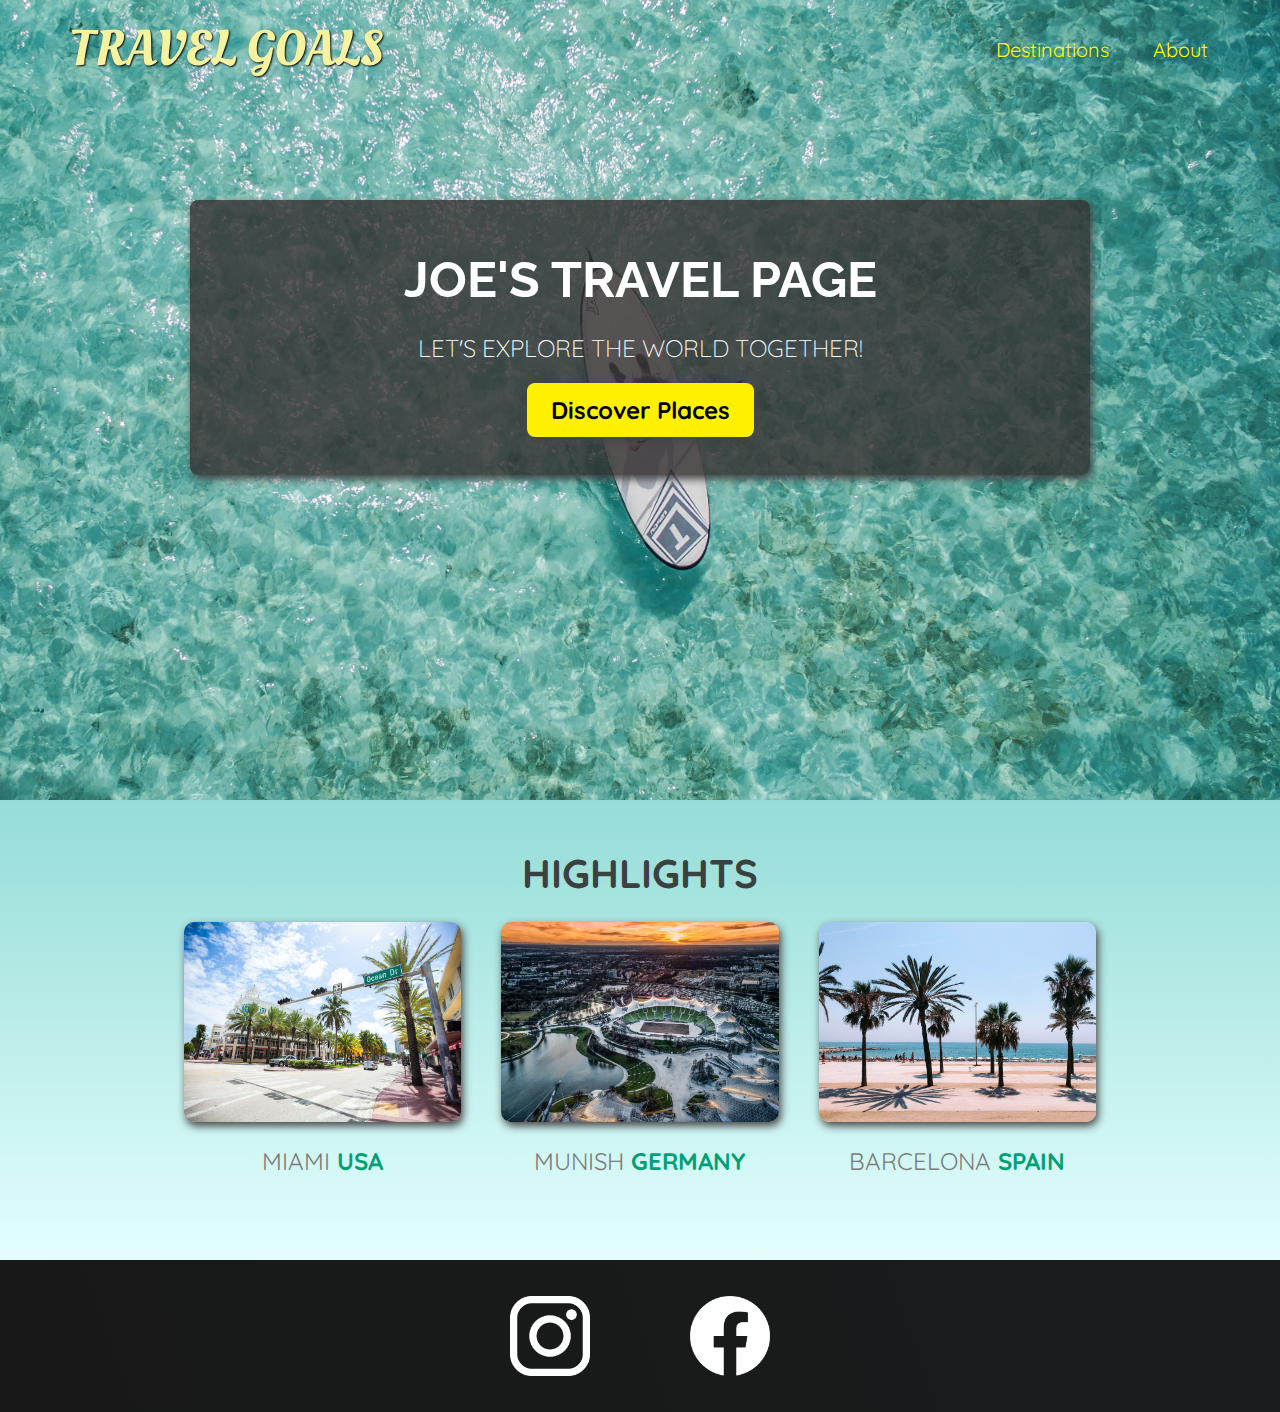
<file: index.html>
<!DOCTYPE html>
<html lang="en">
<head>
    <meta charset="UTF-8">
    <!-- <meta http-equiv="X-UA-Compatible" content="IE=edge">
    <meta name="viewport" content="width=device-width, initial-scale=1.0"> -->
    <link
    href="https://fonts.googleapis.com/css2?family=Raleway:wght@700&family=Oleo+Script:wght@700&family=Quicksand:wght@300;500;700&display=swap"
    rel="stylesheet"
  />
    <link rel="stylesheet" href="./Styles/shared.css" />
    <link rel="stylesheet" href="./Styles/style.css" />
    <title>Travel Goals</title>
</head>
<body>
    <header>
        <div id="page-logo">
            <a href="/index.html">Travel Goals</a>
        </div>
        <nav>
            <ul>
                <li><a href="/places.html">Destinations</a></li>
                <li><a href="">About</a></li>
            </ul>
        </nav>
    </header>
    <main>
        <section id="hero">
             <div id="hero-content">
                <h1>Joe's Travel Page</h1>
                <p>Let's explore the world together!</p>
                <a href="./places.html">Discover Places</a>
             </div>
        </section>
        <section id="highlight">
          <h2>Highlights</h2>
          <ul id="destinations">
            <li class="destination">
                <img src="images/places/miami.jpg" alt="Miami streets on sunny day!">
                <p>Miami <strong>USA</strong></p>
            </li>
            <li class="destination">
                <img src="images/places/munich.jpg" alt="Munich stadium in winter!">
                <p>Munish <strong>Germany</strong></p>
            </li>
            <li class="destination">
                <img src="images/places/barcelona.jpg" alt="Palm beach in barcelona!">
                <p>Barcelona <strong>Spain</strong></p>
            </li>
          </ul>
        </section>
    </main>
    <footer>
        <ul>
            <li>
                <a href="https://www.instagram.com">
                    <img src="images/icons/insta.png" alt="Instagram Logo" />
                </a>
            </li>
            <li>
                <a href="https://www.facebook.com">
                    <img src="images/icons/facebook.png" alt="Facebook Logo" />
                </a>
            </li>
        </ul>
    </footer>
</body>
</html>
</file>
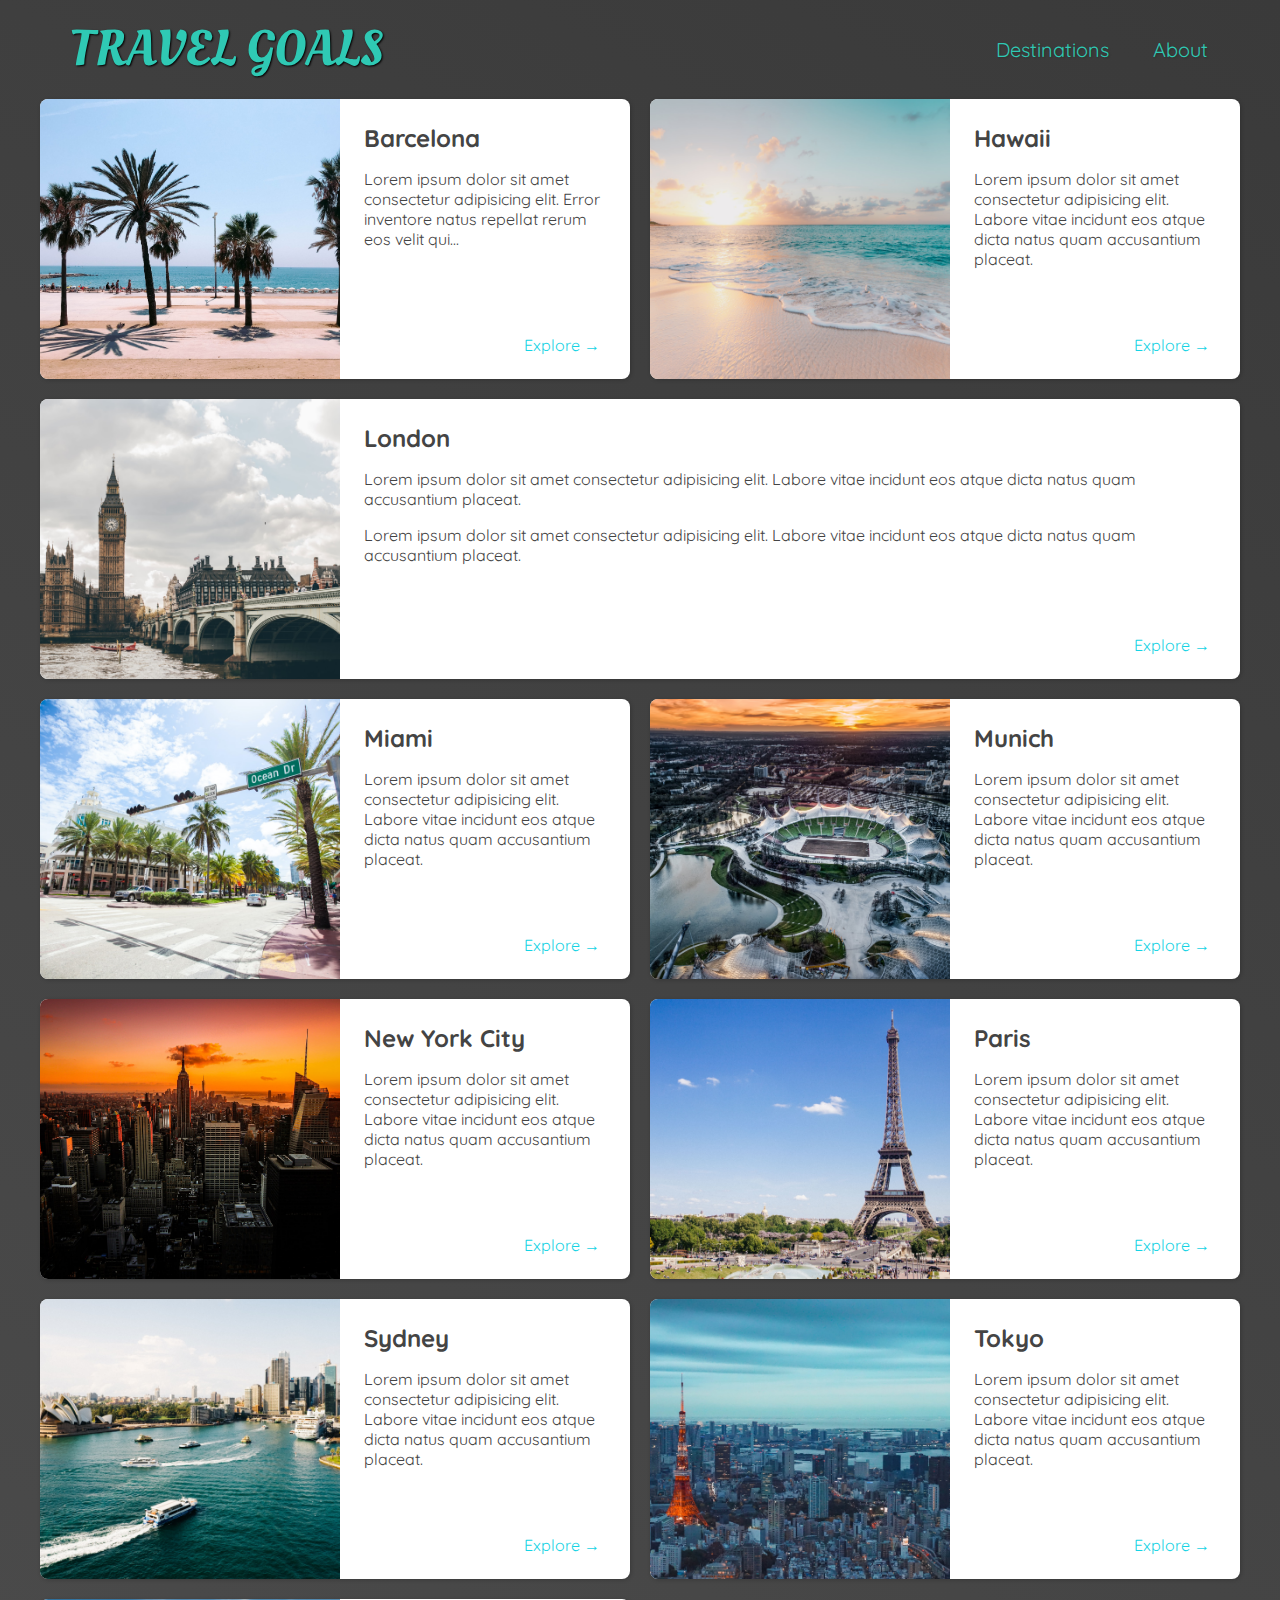
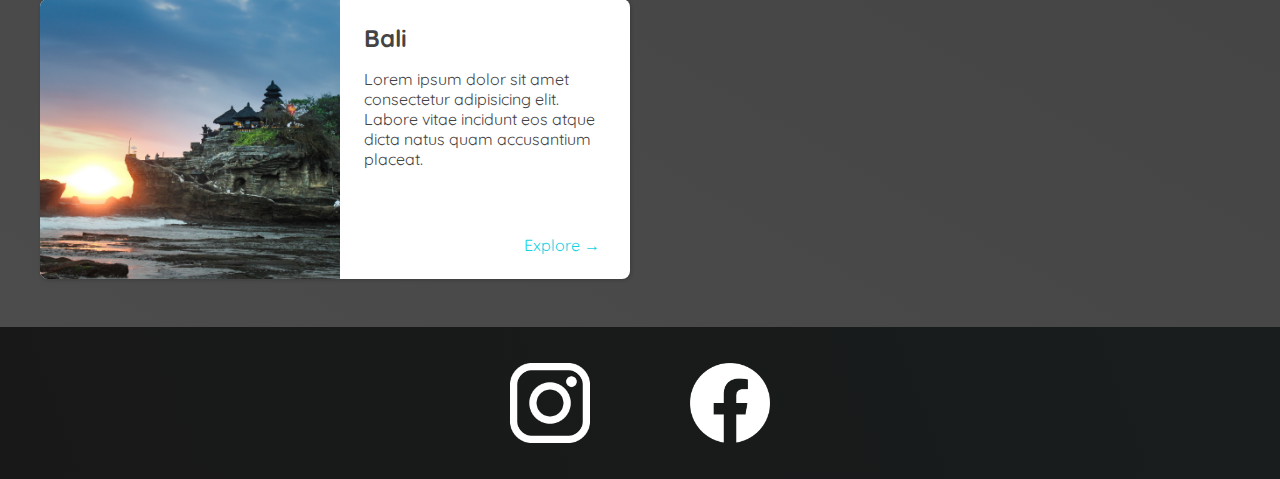
<file: places.html>
<!DOCTYPE html>
<html lang="en">
<head>
    <meta charset="UTF-8">
    <!-- <meta http-equiv="X-UA-Compatible" content="IE=edge">
    <meta name="viewport" content="width=device-width, initial-scale=1.0"> -->
    <link
    href="https://fonts.googleapis.com/css2?family=Raleway:wght@700&family=Oleo+Script:wght@700&family=Quicksand:wght@300;500;700&display=swap"
    rel="stylesheet"
  />
    <link rel="stylesheet" href="./Styles/shared.css">
    <link rel="stylesheet" href="./Styles/places.css" />
    <title>Travel Goals</title>
</head>
<body>
    <header>
        <div id="page-logo">
            <a href="./index.html">Travel Goals</a>
        </div>
        <nav>
            <ul>
                <li><a href="/places.html">Destinations</a></li>
                <li><a href="">About</a></li>
            </ul>
        </nav>
    </header>
    <main>
        <ul>
            <li>
                <img src="./images/places/barcelona.jpg" alt="This is about barcelona City">
                <div class="item-content">
                  <div>
                    <h2>Barcelona</h2>
                    <p>Lorem ipsum dolor sit amet consectetur adipisicing elit.
                         Error inventore natus repellat rerum eos velit qui...</p>
                  </div>
                    <div class="actions">
                    <a href="https://en.wikipedia.org/wiki/Barcelona">Explore &#x2192</a>
                  </div>
                </div>
            </li>
            <li>
                <img src="images/places/hawaii.jpg" alt="Hawaii beach" />
                <div class="item-content">
                  <div>
                    <h2>Hawaii</h2>
                    <p>
                      Lorem ipsum dolor sit amet consectetur adipisicing elit. Labore
                      vitae incidunt eos atque dicta natus quam accusantium placeat.
                    </p>
                  </div>
                  <div class="actions">
                    <a href="hhttps://en.wikipedia.org/wiki/Hawaii">Explore &#x2192</a>
                  </div>
                </div>
              </li>
              <li>
                <img src="images/places/london.jpg" alt="London city" />
                <div class="item-content">
                  <div>
                    <h2>London</h2>
                    <p>
                      Lorem ipsum dolor sit amet consectetur adipisicing elit. Labore
                      vitae incidunt eos atque dicta natus quam accusantium placeat.
                    </p>
                    <p>
                        Lorem ipsum dolor sit amet consectetur adipisicing elit. Labore
                        vitae incidunt eos atque dicta natus quam accusantium placeat.
                      </p>
                  </div>
                  <div class="actions">
                    <a href="https://en.wikipedia.org/wiki/London">Explore &#x2192</a>
                  </div>
                </div>
              </li>
              <li>
                <img src="images/places/miami.jpg" alt="Miami streets" />
                <div class="item-content">
                  <div>
                    <h2>Miami</h2>
                    <p>
                      Lorem ipsum dolor sit amet consectetur adipisicing elit. Labore
                      vitae incidunt eos atque dicta natus quam accusantium placeat.
                    </p>
                  </div>
                  <div class="actions">
                    <a href="https://en.wikipedia.org/wiki/Miami">Explore &#x2192</a>
                  </div>
                </div>
              </li>
              <li>
                <img src="images/places/munich.jpg" alt="Munich football stadium" />
                <div class="item-content">
                  <div>
                    <h2>Munich</h2>
                    <p>
                      Lorem ipsum dolor sit amet consectetur adipisicing elit. Labore
                      vitae incidunt eos atque dicta natus quam accusantium placeat.
                    </p>
                  </div>
                  <div class="actions">
                    <a href="https://en.wikipedia.org/wiki/Munich">Explore &#x2192</a>
                  </div>
                </div>
              </li>
              <li>
                <img src="images/places/new-york-city.jpg" alt="New York City skyline" />
                <div class="item-content">
                  <div>
                    <h2>New York City</h2>
                    <p>
                      Lorem ipsum dolor sit amet consectetur adipisicing elit. Labore
                      vitae incidunt eos atque dicta natus quam accusantium placeat.
                    </p>
                  </div>
                  <div class="actions">
                    <a href="https://en.wikipedia.org/wiki/New_York_City"
                      >Explore &#x2192</a
                    >
                  </div>
                </div>
              </li>
              <li>
                <img src="images/places/paris.jpg" alt="Paris city" />
                <div class="item-content">
                  <div>
                    <h2>Paris</h2>
                    <p>
                      Lorem ipsum dolor sit amet consectetur adipisicing elit. Labore
                      vitae incidunt eos atque dicta natus quam accusantium placeat.
                    </p>
                  </div>
                  <div class="actions">
                    <a href="https://en.wikipedia.org/wiki/Paris">Explore &#x2192</a>
                  </div>
                </div>
              </li>
              <li>
                <img src="images/places/sydney.jpg" alt="Sydney beach" />
                <div class="item-content">
                  <div>
                    <h2>Sydney</h2>
                    <p>
                      Lorem ipsum dolor sit amet consectetur adipisicing elit. Labore
                      vitae incidunt eos atque dicta natus quam accusantium placeat.
                    </p>
                  </div>
                  <div class="actions">
                    <a href="https://en.wikipedia.org/wiki/Sydney">Explore &#x2192</a>
                  </div>
                </div>
              </li>
              <li>
                <img src="images/places/tokyo.jpg" alt="Tokyo skyline" />
                <div class="item-content">
                  <div>
                    <h2>Tokyo</h2>
                    <p>
                      Lorem ipsum dolor sit amet consectetur adipisicing elit. Labore
                      vitae incidunt eos atque dicta natus quam accusantium placeat.
                    </p>
                  </div>
                  <div class="actions">
                    <a href="https://en.wikipedia.org/wiki/Tokyo">Explore &#x2192</a>
                  </div>
                </div>
              </li>
              <li>
                <img src="images/places/bali.jpg" alt="Bali beach" />
                <div class="item-content">
                  <div>
                    <h2>Bali</h2>
                    <p>
                      Lorem ipsum dolor sit amet consectetur adipisicing elit. Labore
                      vitae incidunt eos atque dicta natus quam accusantium placeat.
                    </p>
                  </div>
                  <div class="actions">
                    <a href="https://en.wikipedia.org/wiki/Bali">Explore &#x2192</a>
                  </div>
                </div>
              </li>
        </ul>
    </main>
    <footer>
        <ul>
            <li>
                <a href="https://www.instagram.com">
                    <img src="./images/icons/insta.png" alt="Instagram Logo">
                </a>
            </li>
            <li>
                <a href="https://www.facebook.com">
                    <img src="./images/icons/facebook.png" alt="Facebook Logo">
                </a>
            </li>
        </ul>
    </footer>
</body>
</html>
</file>
<file: Styles/shared.css>
body{
    font-family: "Quicksand", sans-serif;
    margin: 0;
}

ul{
    list-style: none;
    margin: 0;
    padding: 0;
}


header{
    display: flex;
    justify-content: space-between;
    align-items: center;
    padding: 15px 60px;
    position: absolute;
    width: 100%;
    top: 0;
    left: 0;
    box-sizing: border-box;
}

#page-logo a{
    padding: 10px;       
    font-family: "Oleo Script", sans-serif;
    color: rgb(245, 243, 160);
    font-size: 50px;
    text-decoration: none;
    text-transform: uppercase;
    text-shadow: 1px 1px 2px rgb(0, 0, 0);
}

header ul{
    display: flex;
}

header li{
    margin-left: 20px;
}

header nav a{
    color: rgb(255, 251, 0);
    text-decoration: none;
    font-size: 20px;
    padding: 12px;
    text-shadow: 1px 1px 2px rgb(0, 0, 0, 0.2);
    border-radius: 6px;
}

header nav a:hover {
    color: rgb(77, 77, 77);
    background-color: rgb(255, 251, 0);
}

footer {
    background: linear-gradient(70deg, rgb(24,24,24), rgb(25,29,29));
    padding: 36px 0;
}

footer ul {
    display: flex;
    justify-content: center;
    /* padding: 40px; */
}

footer li {
    width: 80px;
    height: 80px;
    margin: 0 50px;
}
 
footer img {
    width: 100%;
    height: 100%;
}
</file>
<file: Styles/style.css>
#hero {
    height: 800px;
    background-image: url("/images/places/ocean.jpg");
    background-position: center;
    background-size: cover;
}

#hero-content{
    width: 900px;
    background-color: rgb(51, 47, 47, 0.8);
    box-shadow: 2px 4px 8px rgb(68, 67, 67);
    border-radius: 8px;
    text-align: center;
    padding: 50px 0;
    margin: 0 auto;
    position: relative;
    top: 200px;
}

#hero-content h1{
    color: #fff;
    text-transform: uppercase;
    font-size: 50px;
    font-family: "Raleway", sans-serif;
    margin: 0;
}

#hero-content p{
    color: #fff;
    text-transform: uppercase;
    font-size: 24px;
    font-weight: 300;
    margin-bottom: 32px;
}

#hero-content a{
    text-decoration: none;
    background-color: rgb(255, 241, 0);
    padding: 12px 24px;
    color: #000;
    font-size: 24px;
    font-weight: bold;
    border-radius: 8px;
    box-shadow: 2px 4px 8px rgb(68, 67, 67);
}

#hero-content a:hover {
    background-color: rgb(250, 241, 66);
}

#highlight{
    padding: 24px;
    background: linear-gradient(0deg, rgb(227, 255, 253), rgb(149, 220, 215));
}

#highlight h2{
    text-transform: uppercase;
    text-align: center;
    font-size: 40px;
    color: rgb(59, 65, 64);
    margin: 24px 0;
}

#destinations {
   display: flex;
   justify-content: center;
   width: 90%;
   margin: auto;
   margin-bottom: 40px;
}

.destination{
    margin: 0 20px;
    text-transform: uppercase;
    width: 25%;
}

.destination p{
    text-align: center;
    font-size: 24px;
    color: rgb(124, 123, 123);
    margin: 20px 0;
}

.destination img{
    width: 100%;
    height: 200px;
    box-shadow: 2px 4px 8px rgb(68, 67, 67);
    border-radius: 10px;
    object-fit: cover;
}

.destination strong{
    color: rgb(0, 160, 117);
}
</file>
<file: Styles/places.css>
body {
    background: linear-gradient(30deg, rgb(77, 77, 77), rgb(58, 58, 58));
    color: rgb(68, 68, 68);
}

#page-logo a {
    color: rgb(47, 201, 180);
}

header{
    position: static;
}

header nav a {
    color: rgb(47, 201, 180);
}

header nav a:hover {
    background-color: rgb(57, 238, 238);
    color: rgb(59, 59, 59);
}

main ul {
    width: 1200px;
    margin: 0 auto 48px auto;
    display: grid;
    grid-template-columns: 1fr 1fr;
    gap: 20px 20px;
}

li:nth-of-type(3) {
    grid-column: 1 / span 2;
}

main li {
    display: flex;
    background-color: rgb(255, 255, 255);
    box-shadow: 1px 1px 4px rgb(0, 0, 0, 0.2);
    border-radius: 8px;
    overflow: hidden;
}

main li img{
    width: 300px;
    height: 280px;
    object-fit: cover;
}

.item-content {
    padding: 24px;
    display: flex;
    flex-direction: column;
    justify-content: space-between;
}

.item-content h2 {
    margin: 0;
}

.actions {
    text-align: right;
}

.actions a{
       text-decoration: none;
       color: rgb(22, 211, 228);
       padding: 6px;
       border-radius: 5px;
}

.actions a:hover {
    background-color: rgb(235, 253, 255);
}
</file>
